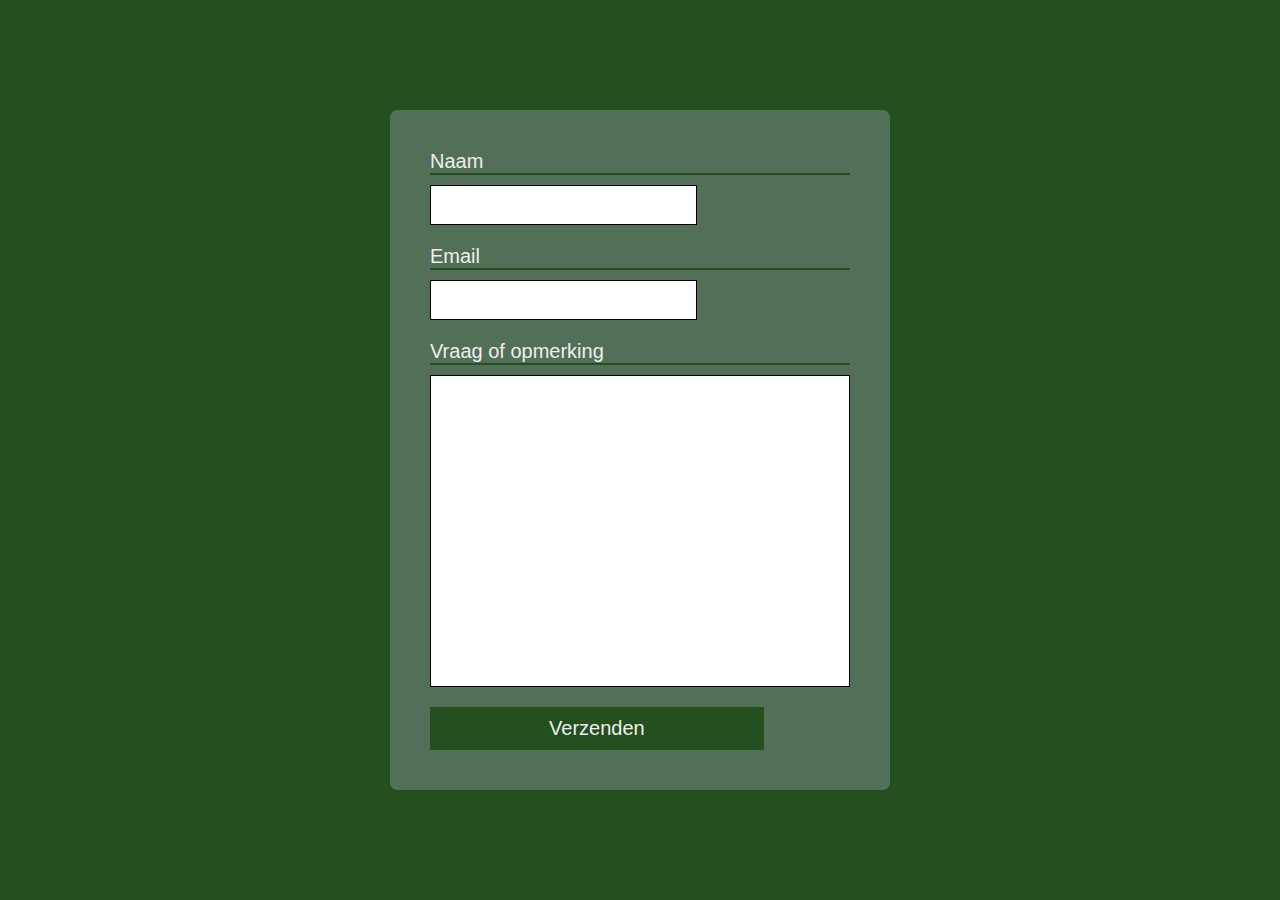
<file: forms/index.html>
<!DOCTYPE html>
<html lang="en">

<head>
    <meta charset="UTF-8">
    <meta http-equiv="X-UA-Compatible" content="IE=edge">
    <meta name="viewport" content="width=device-width, initial-scale=1.0">
    <title>Rem demo</title>
    <link rel="stylesheet" href="style.css">
</head>
<body>
    <form>
        <div>
            <label for="naam">Naam</label>
            <input id="naam" type="text">
        </div>
       <div>
        <label for="Email">Email</label>
        <input id="Email" type="email">
        </div>
        <div>
        <label for="Vraag">Vraag of opmerking</label>
        <textarea id="Vraag" class="bigtext"></textarea>
    </div>
    <input class="submit" type="submit" value="Verzenden">
    </form>
</body>
</html>
</file>
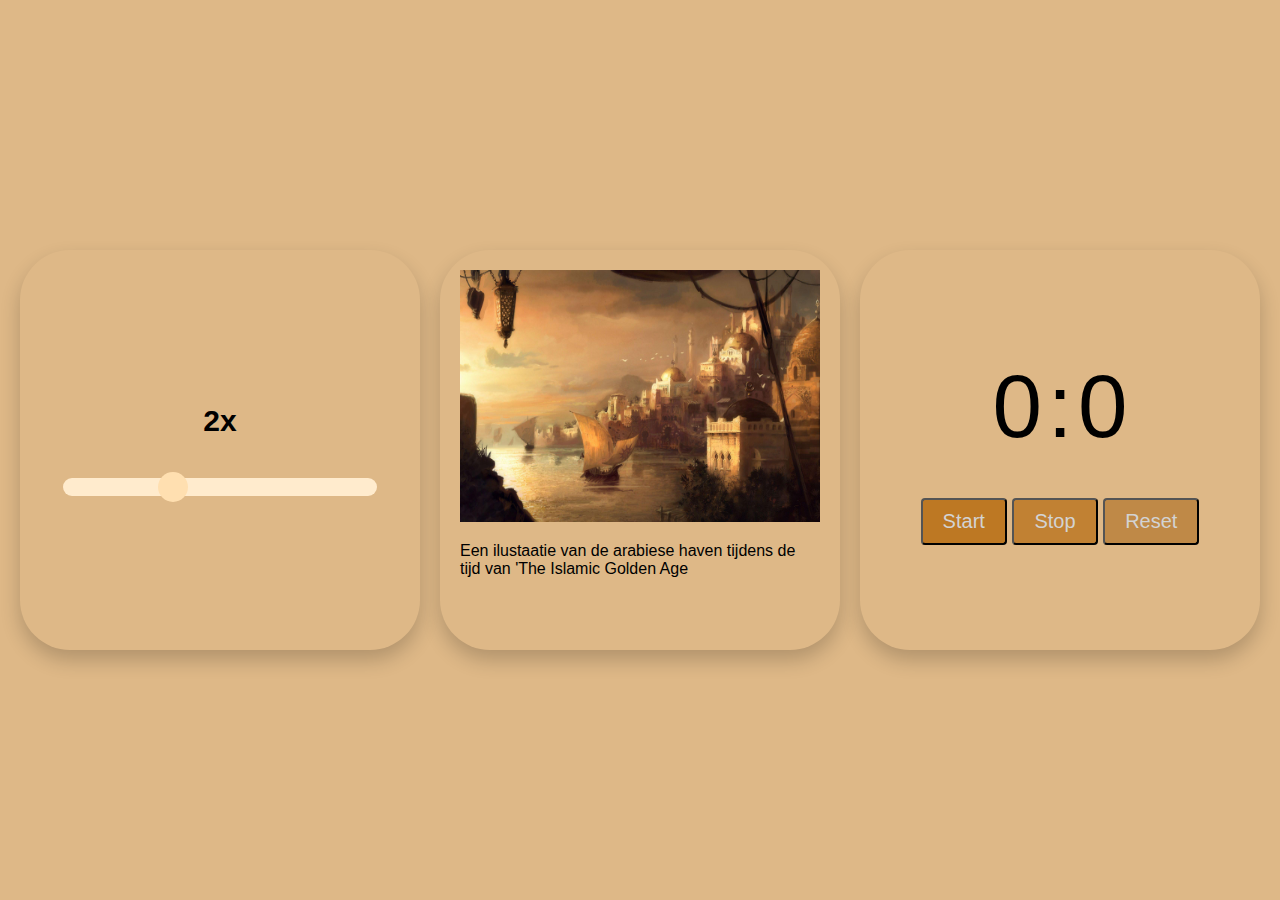
<file: stopwatch/index.html>
<!DOCTYPE html>
<html lang="en">
<head>
    <meta charset="UTF-8">
    <meta http-equiv="X-UA-Compatible" content="IE=edge">
    <meta name="viewport" content="width=device-width, initial-scale=1.0">
    <title>stopwatch</title>
    <link rel="stylesheet" href="/stopwatch/style.css">
    <script src="/stopwatch/main.js" defer></script>
</head>
<body id="js--body">

    <article class="card card--slider">
        <h2 id="js--rangeValue">0</h2>
        <input id="js--slider" type="range" min="1" max="4" step="1">
    </article>
    <article class="card card--buy">
        <img src="/stopwatch/img/wp2732980.jpg" alt="">
        <p id="js--text"></p>
    </article>
    <article class="card card--stopwatch">
    
       <div>
        <span class="timerText" id="js--minutesTimer">0</span>
        <span class="timerText" >:</span>
        <span class="timerText" id="js--secondsTimer">0</span>
       </div> 
       <section class="buttonWrapper">
        <button class="button button--Start" id="js--start">Start</button>
        <button class="button button--Stop" id="js--stop"> Stop</button>
        <button class="button button--Reset" id="js--reset">Reset</button>
    </section>
    </div>
    </article>
</body>
</html>
</file>
<file: forms/style.css>
*{
    margin: 0;
    padding: 0;
    box-sizing: border-box;
}

/* 1 rem is standaard 16 pixels maar html kan het veranderen*/

html{
    /* regel 11 mag je nooit doen*/
    /*font-size:10px; 1 rem = 10px*/
    font-size: 62.5%;
}



body{
    display: flex;
    justify-content: center;
    min-height: 100vh;
    align-items: center;
    font-family: sans-serif;
    background: #245020;
    color: #eeeeee;
}

form{
    width: 50rem;
    min-height: 40rem;
    background: #517057;
    display: flex;
    justify-content:flex-start ;
    flex-direction: column;
    padding: 4rem;
    font-size: 2rem;
    gap: 2rem;
    border-radius: 7.3px;
}

form label{
    border-bottom: 2px solid #245020;
}
form div{
    display: flex;
    flex-direction: column;
    gap: 1rem;
}


input{
    display: block;
    width: 30ch;
    padding: 1rem 2rem;
    font-size: 1.6rem;
    border: 1px solid black;
}

textarea{
    height: 35ch;
    width: 100%;
    font-size: 1.6rem;
    border: 1px solid black;
    font-family: sans-serif;
    padding: 1rem 2rem;
    resize: none;
    color: #eeeeee;
}

.submit{
    background: #245020;
    color: #eeeeee;
    font-size: 2rem;
    border: none;
}

.submit:hover{
    cursor: pointer;
}
</file>
<file: stopwatch/style.css>
*{
    padding: 0;
    margin: 0;
    box-sizing: border-box;
}
html{
    font-size: 62.5%;
}

body{
    font-size: 2rem;
    background: burlywood ;
    display: flex;
    gap: 2rem;
    justify-content: center;
    align-items: center;
    min-height: 100vh;
    flex-wrap: wrap;
    font-family: sans-serif;
}

.logo{
    text-align: center;
    display: flex;
    margin: 10px 0 0 10px;
}
.logo img{
    width: 120px;
    height: 120px;
    border-radius: 50% ;
    left: 0;
    top: 0;
    position: absolute;
    cursor: pointer;
}



.card{
    width: 40rem;
    height: 40rem;
    box-shadow: 0 1rem 2rem 0 rgba(0,0,0,0.2);
    border-radius: 5rem;
    flex-shrink: 0;
}

.card--buy{
    display: flex;
    flex-direction: column;
    padding: 2rem;
    gap: 2rem;
}
.card--buy img{
    height: 70%;
    width: 100%;
}

.card--buy p{
    height: 20%;
    font-size: 80%;
}

.card--slider{
    display: flex;
    flex-direction: column;
    justify-content: center;
    align-items: center;
    gap: 4rem;
    padding: 4.3rem;
}

.card--slider > h2{
    font: 350%;
}

.card--slider > input{
    -webkit-appearance: none;
    appearance: none;
    width: 100%;
    border-radius: 5rem;
    height: 1.8rem;
    background: blanchedalmond

}

.card--slider > input::-webkit-slider-thumb {
    -webkit-appearance: none;
    appearance: none;
    width: 3rem;
    height: 3rem;
    border-radius: 50%;
    border: none;
    cursor: pointer;
    background: rgb(255, 223, 176)
  }
  
  .card--slider > input::-moz-range-thumb {
    -webkit-appearance: none;
    appearance: none;
    width: 3rem;
    height: 3rem;
    border-radius: 50%;
    border: none;
    cursor: pointer;
    background: rgb(255, 223, 176)

  }

.card--stopwatch{
    display: flex;
    justify-content: center;
    align-items: center;
    flex-direction: column;
    gap: 4rem;
}
.timerText{
    font-size: 8.9rem;
}

.button{
    padding: 1rem 2rem;
    font-size: 2rem;
    border-radius: 0.4rem;
    color: lightgray;
    cursor: pointer;
}
.button--Start{
    background: rgb(189, 120, 35)    
}
.button--Stop{
    background: rgb(193, 129, 51)
}
.button--Reset{
    background: rgb(191, 137, 71)   
}
</file>
